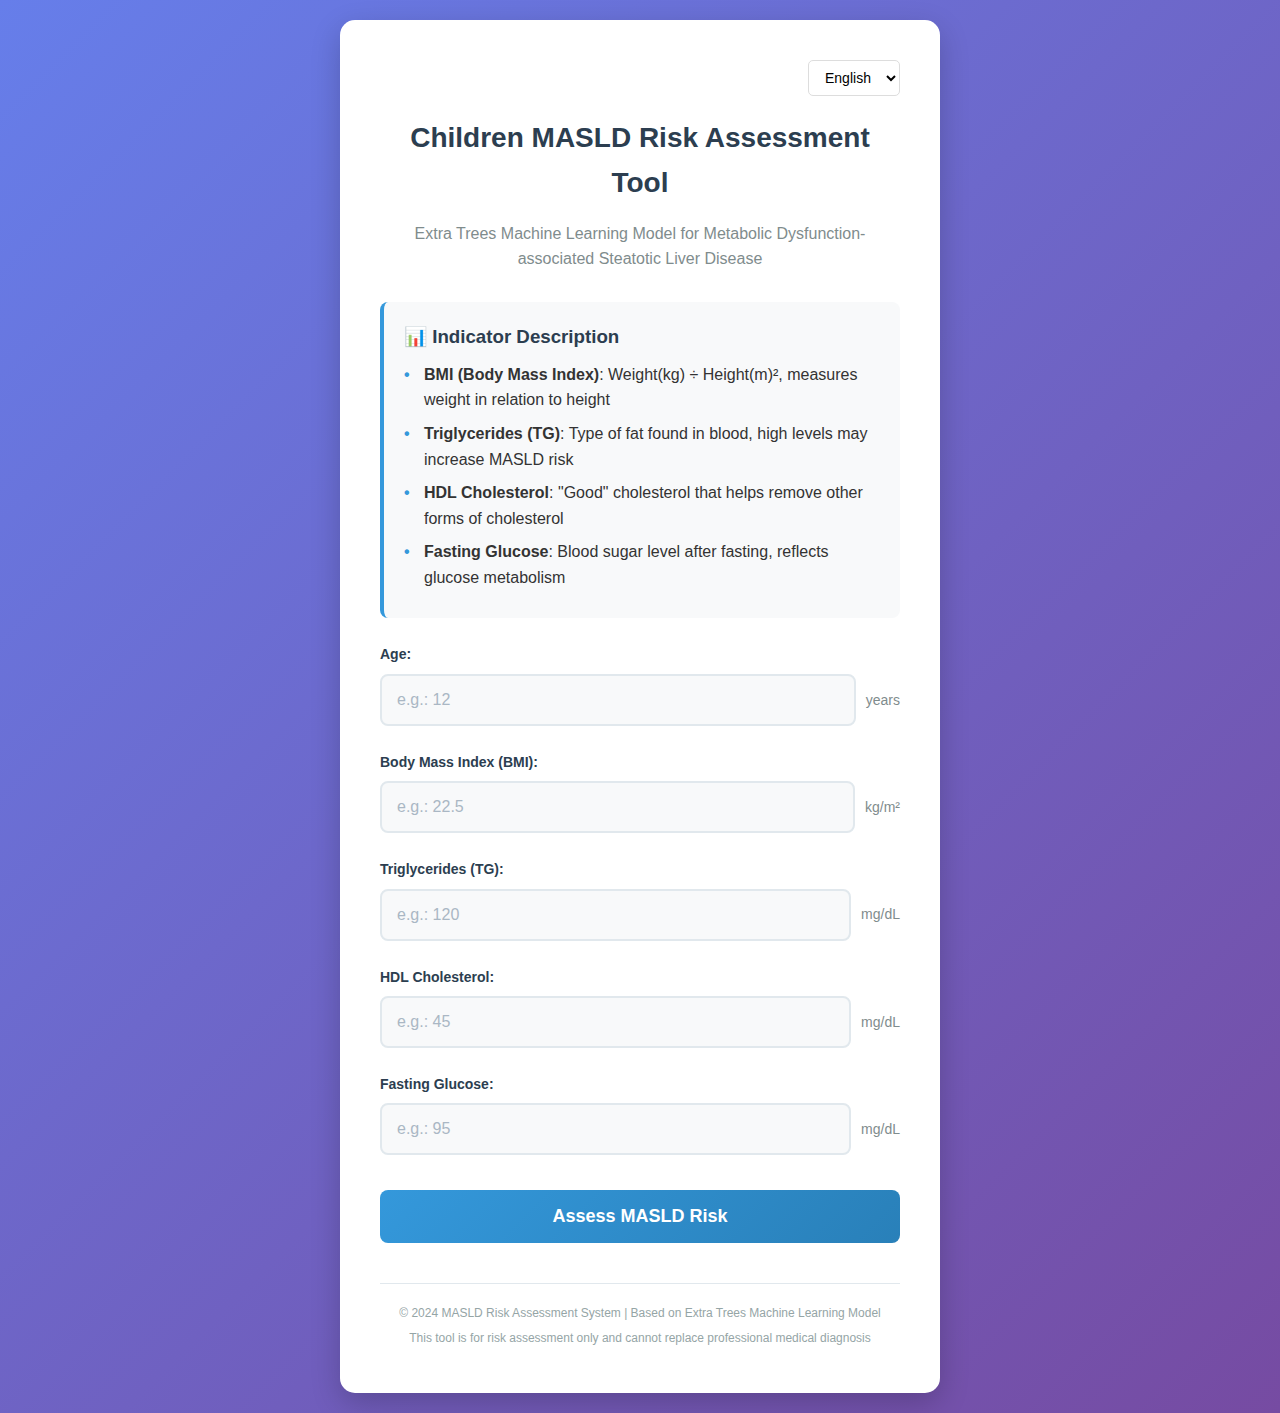
<file: index.html>
<!DOCTYPE html>
<html lang="en">
<head>
    <meta charset="UTF-8">
    <meta name="viewport" content="width=device-width, initial-scale=1.0">
    <title>Children MASLD Risk Assessment Tool</title>
    <style>
        * {
            margin: 0;
            padding: 0;
            box-sizing: border-box;
        }

        body {
            font-family: 'Segoe UI', Tahoma, Geneva, Verdana, sans-serif;
            line-height: 1.6;
            color: #333;
            background: linear-gradient(135deg, #667eea 0%, #764ba2 100%);
            min-height: 100vh;
            padding: 20px;
        }

        .container {
            max-width: 600px;
            margin: 0 auto;
            background: white;
            padding: 40px;
            border-radius: 15px;
            box-shadow: 0 10px 30px rgba(0, 0, 0, 0.2);
        }

        h1 {
            color: #2c3e50;
            text-align: center;
            margin-bottom: 15px;
            font-size: 28px;
            font-weight: 600;
        }

        .subtitle {
            text-align: center;
            color: #7f8c8d;
            margin-bottom: 30px;
            font-size: 16px;
        }

        .form-group {
            margin-bottom: 25px;
        }

        label {
            display: block;
            margin-bottom: 8px;
            font-weight: 600;
            color: #2c3e50;
            font-size: 14px;
        }

        .input-with-unit {
            display: flex;
            align-items: center;
        }

        .input-with-unit input {
            flex: 1;
            margin-right: 10px;
        }

        .unit {
            color: #7f8c8d;
            font-size: 14px;
            white-space: nowrap;
        }

        input {
            width: 100%;
            padding: 15px;
            border: 2px solid #e1e8ed;
            border-radius: 8px;
            font-size: 16px;
            transition: all 0.3s ease;
            background-color: #f8f9fa;
        }

        input:focus {
            border-color: #3498db;
            background-color: white;
            outline: none;
            box-shadow: 0 0 0 3px rgba(52, 152, 219, 0.1);
        }

        input::placeholder {
            color: #aab7c4;
        }

        button {
            background: linear-gradient(135deg, #3498db, #2980b9);
            color: white;
            padding: 16px 30px;
            border: none;
            border-radius: 8px;
            cursor: pointer;
            font-size: 18px;
            font-weight: 600;
            width: 100%;
            transition: all 0.3s ease;
            margin-top: 10px;
        }

        button:hover {
            transform: translateY(-2px);
            box-shadow: 0 5px 15px rgba(52, 152, 219, 0.4);
        }

        button:active {
            transform: translateY(0);
        }

        button:disabled {
            background: #bdc3c7;
            cursor: not-allowed;
            transform: none;
            box-shadow: none;
        }

        .result {
            margin-top: 30px;
            padding: 25px;
            border-radius: 10px;
            display: none;
            animation: fadeIn 0.5s ease;
        }

        @keyframes fadeIn {
            from { opacity: 0; transform: translateY(10px); }
            to { opacity: 1; transform: translateY(0); }
        }

        .success {
            background: linear-gradient(135deg, #d4edda, #c3e6cb);
            border: 2px solid #28a745;
            color: #155724;
        }

        .error {
            background: linear-gradient(135deg, #f8d7da, #f5c6cb);
            border: 2px solid #dc3545;
            color: #721c24;
        }

        .loading {
            background: linear-gradient(135deg, #d1ecf1, #bee5eb);
            border: 2px solid #17a2b8;
            color: #0c5460;
            text-align: center;
        }

        .loading::after {
            content: '...';
            animation: dots 1.5s steps(4, end) infinite;
        }

        @keyframes dots {
            0%, 20% { color: rgba(0,0,0,0); text-shadow: .25em 0 0 rgba(0,0,0,0), .5em 0 0 rgba(0,0,0,0); }
            40% { color: #0c5460; text-shadow: .25em 0 0 rgba(0,0,0,0), .5em 0 0 rgba(0,0,0,0); }
            60% { text-shadow: .25em 0 0 #0c5460, .5em 0 0 rgba(0,0,0,0); }
            80%, 100% { text-shadow: .25em 0 0 #0c5460, .5em 0 0 #0c5460; }
        }

        .result h3 {
            margin-bottom: 15px;
            color: #2c3e50;
            border-bottom: 2px solid rgba(52, 152, 219, 0.3);
            padding-bottom: 10px;
        }

        .result p {
            text-align: left;
            margin-bottom: 12px;
            color: inherit;
        }

        .result strong {
            color: #2c3e50;
        }

        .risk-low { color: #28a745; }
        .risk-medium { color: #ffc107; }
        .risk-high { color: #dc3545; }

        .footer {
            margin-top: 40px;
            padding-top: 20px;
            border-top: 1px solid #e1e8ed;
            text-align: center;
        }

        .footer p {
            font-size: 12px;
            color: #95a5a6;
            margin-bottom: 5px;
        }

        /* Responsive Design */
        @media (max-width: 768px) {
            body {
                padding: 10px;
            }
            
            .container {
                padding: 20px;
            }
            
            h1 {
                font-size: 24px;
            }
            
            input, button {
                font-size: 16px;
            }
        }

        .info-section {
            background: #f8f9fa;
            border-radius: 8px;
            padding: 20px;
            margin-bottom: 25px;
            border-left: 4px solid #3498db;
        }

        .info-section h3 {
            color: #2c3e50;
            margin-bottom: 10px;
        }

        .info-section ul {
            list-style: none;
            padding-left: 0;
        }

        .info-section li {
            margin-bottom: 8px;
            padding-left: 20px;
            position: relative;
        }

        .info-section li:before {
            content: "•";
            color: #3498db;
            font-weight: bold;
            position: absolute;
            left: 0;
        }

        .language-selector {
            text-align: right;
            margin-bottom: 20px;
        }

        .language-selector select {
            padding: 8px 12px;
            border: 1px solid #ddd;
            border-radius: 5px;
            background: white;
            font-size: 14px;
        }
    </style>
</head>
<body>
    <div class="container">
        <div class="language-selector">
            <select onchange="changeLanguage(this.value)">
                <option value="en">English</option>
                <option value="zh">中文</option>
            </select>
        </div>

        <h1>Children MASLD Risk Assessment Tool</h1>
        <p class="subtitle">Extra Trees Machine Learning Model for Metabolic Dysfunction-associated Steatotic Liver Disease</p>
        
        <div class="info-section">
            <h3>📊 Indicator Description</h3>
            <ul>
                <li><strong>BMI (Body Mass Index)</strong>: Weight(kg) ÷ Height(m)², measures weight in relation to height</li>
                <li><strong>Triglycerides (TG)</strong>: Type of fat found in blood, high levels may increase MASLD risk</li>
                <li><strong>HDL Cholesterol</strong>: "Good" cholesterol that helps remove other forms of cholesterol</li>
                <li><strong>Fasting Glucose</strong>: Blood sugar level after fasting, reflects glucose metabolism</li>
            </ul>
        </div>
        
        <div class="form-group">
            <label for="age">Age:</label>
            <div class="input-with-unit">
                <input type="number" id="age" placeholder="Enter age" min="2" max="18" step="0.5">
                <span class="unit">years</span>
            </div>
        </div>
        
        <div class="form-group">
            <label for="bmi">Body Mass Index (BMI):</label>
            <div class="input-with-unit">
                <input type="number" id="bmi" placeholder="Enter BMI value" min="10" max="40" step="0.1">
                <span class="unit">kg/m²</span>
            </div>
        </div>
        
        <div class="form-group">
            <label for="tg">Triglycerides (TG):</label>
            <div class="input-with-unit">
                <input type="number" id="tg" placeholder="Enter TG value" min="0" max="500" step="0.1">
                <span class="unit">mg/dL</span>
            </div>
        </div>
        
        <div class="form-group">
            <label for="hdl">HDL Cholesterol:</label>
            <div class="input-with-unit">
                <input type="number" id="hdl" placeholder="Enter HDL value" min="0" max="100" step="0.1">
                <span class="unit">mg/dL</span>
            </div>
        </div>
        
        <div class="form-group">
            <label for="glucose">Fasting Glucose:</label>
            <div class="input-with-unit">
                <input type="number" id="glucose" placeholder="Enter glucose value" min="0" max="200" step="0.1">
                <span class="unit">mg/dL</span>
            </div>
        </div>
        
        <button onclick="calculateRisk()" id="calculateBtn">Assess MASLD Risk</button>
        
        <div id="result" class="result"></div>

        <div class="footer">
            <p>© 2024 MASLD Risk Assessment System | Based on Extra Trees Machine Learning Model</p>
            <p>This tool is for risk assessment only and cannot replace professional medical diagnosis</p>
        </div>
    </div>

    <script>
        // ET Model-based risk assessment algorithm - using simple clinical indicators
        function calculateMASLDRisk(age, bmi, tg, hdl, glucose) {
            // Calculate TG/HDL ratio
            const tg_hdl_ratio = tg / hdl;
            
            // Simplified risk assessment based on clinical guidelines and ET model feature importance
            // These weights are based on the importance of typical MASLD risk factors
            const age_weight = 0.10;
            const bmi_weight = 0.35;
            const tg_hdl_weight = 0.25;
            const glucose_weight = 0.30;
            
            // Normalize each indicator to 0-1 range
            const normalized_age = Math.min(1, Math.max(0, (age - 5) / 13)); // 5-18 years
            const normalized_bmi = Math.min(1, Math.max(0, (bmi - 18) / 12)); // 18-30 BMI
            const normalized_tg_hdl = Math.min(1, Math.max(0, (tg_hdl_ratio - 1.5) / 5)); // 1.5-6.5
            const normalized_glucose = Math.min(1, Math.max(0, (glucose - 80) / 40)); // 80-120 mg/dL
            
            // Calculate weighted risk score
            let risk_score = 
                normalized_age * age_weight +
                normalized_bmi * bmi_weight +
                normalized_tg_hdl * tg_hdl_weight +
                normalized_glucose * glucose_weight;
            
            // Apply sigmoid-like transformation to get probability estimate
            risk_score = 1 / (1 + Math.exp(-8 * (risk_score - 0.5)));
            
            return risk_score * 100;
        }

        // Show result function
        function showResult(message, type) {
            const resultDiv = document.getElementById('result');
            resultDiv.innerHTML = message;
            resultDiv.className = 'result ' + type;
            resultDiv.style.display = 'block';
            
            // Scroll to result area
            resultDiv.scrollIntoView({ behavior: 'smooth', block: 'nearest' });
        }

        // Validate input data
        function validateInputs(age, bmi, tg, hdl, glucose) {
            const errors = [];
            
            if (!age || age < 2 || age > 18) errors.push('Please enter a valid age between 2-18 years');
            if (!bmi || bmi < 10 || bmi > 40) errors.push('Please enter a valid BMI value between 10-40');
            if (!tg || tg <= 0 || tg > 500) errors.push('Please enter a valid Triglycerides value (0-500 mg/dL)');
            if (!hdl || hdl <= 0 || hdl > 100) errors.push('Please enter a valid HDL Cholesterol value (0-100 mg/dL)');
            if (!glucose || glucose <= 0 || glucose > 200) errors.push('Please enter a valid Fasting Glucose value (0-200 mg/dL)');
            
            return errors;
        }

        // Main calculation function
        function calculateRisk() {
            try {
                // Get input values
                const age = parseFloat(document.getElementById('age').value);
                const bmi = parseFloat(document.getElementById('bmi').value);
                const tg = parseFloat(document.getElementById('tg').value);
                const hdl = parseFloat(document.getElementById('hdl').value);
                const glucose = parseFloat(document.getElementById('glucose').value);
                
                // Disable button to prevent multiple clicks
                const calculateBtn = document.getElementById('calculateBtn');
                calculateBtn.disabled = true;
                calculateBtn.textContent = 'Calculating...';
                
                // Validate inputs
                const validationErrors = validateInputs(age, bmi, tg, hdl, glucose);
                if (validationErrors.length > 0) {
                    showResult(`
                        <h3>❌ Input Error</h3>
                        <ul>
                            ${validationErrors.map(error => `<li>${error}</li>`).join('')}
                        </ul>
                    `, 'error');
                    
                    // Re-enable button
                    calculateBtn.disabled = false;
                    calculateBtn.textContent = 'Assess MASLD Risk';
                    return;
                }
                
                // Show loading
                showResult('Analyzing data with Extra Trees machine learning model...', 'loading');
                
                // Simulate calculation process (add delay to make it feel realistic)
                setTimeout(() => {
                    // Use ET model risk assessment algorithm
                    const riskScore = calculateMASLDRisk(age, bmi, tg, hdl, glucose);
                    const roundedScore = Math.round(riskScore * 10) / 10;
                    
                    // Calculate TG/HDL ratio
                    const tg_hdl_ratio = (tg / hdl).toFixed(2);
                    
                    // Determine risk level and suggestions
                    let riskLevel, riskClass, suggestion;
                    
                    if (roundedScore < 15) {
                        riskLevel = "Low Risk";
                        riskClass = "risk-low";
                        suggestion = "Based on the Extra Trees model analysis, your child's metabolic indicators show low MASLD risk. Continue maintaining healthy lifestyle habits including balanced nutrition and regular physical activity.";
                    } else if (roundedScore < 40) {
                        riskLevel = "Moderate Risk";
                        riskClass = "risk-medium";
                        suggestion = "The Extra Trees model indicates moderate MASLD risk. Consider lifestyle modifications including reducing processed foods, increasing physical activity, and monitoring metabolic parameters regularly.";
                    } else {
                        riskLevel = "High Risk";
                        riskClass = "risk-high";
                        suggestion = "The Extra Trees machine learning model identifies high MASLD risk based on your child's metabolic profile. We strongly recommend consultation with a pediatric hepatologist or endocrinologist for comprehensive evaluation and management, possibly including liver ultrasound.";
                    }
                    
                    // Display results
                    showResult(`
                        <h3>🔍 Extra Trees Model Assessment Result</h3>
                        <p><strong>Model:</strong> Extra Trees Classifier</p>
                        <p><strong>Risk Probability:</strong> <span class="${riskClass}">${roundedScore}%</span></p>
                        <p><strong>Risk Level:</strong> <span class="${riskClass}">${riskLevel}</span></p>
                        <p><strong>Clinical Recommendations:</strong> ${suggestion}</p>
                        
                        <div style="margin-top: 15px; padding: 10px; background: #f8f9fa; border-radius: 5px; border-left: 4px solid #6f42c1;">
                            <strong>📈 Input Values:</strong>
                            <ul style="margin-top: 8px; margin-bottom: 0;">
                                <li>Age: ${age} years</li>
                                <li>BMI: ${bmi} kg/m²</li>
                                <li>Triglycerides: ${tg} mg/dL</li>
                                <li>HDL Cholesterol: ${hdl} mg/dL</li>
                                <li>Fasting Glucose: ${glucose} mg/dL</li>
                                <li>TG/HDL Ratio: ${tg_hdl_ratio}</li>
                            </ul>
                        </div>
                        
                        ${roundedScore >= 20 ? `
                        <div style="margin-top: 15px; padding: 10px; background: #fff3cd; border-radius: 5px; border-left: 4px solid #ffc107;">
                            <strong>💡 Evidence-Based Interventions:</strong>
                            <ul style="margin-top: 8px; margin-bottom: 0;">
                                <li>Reduce sugar-sweetened beverage consumption</li>
                                <li>Increase physical activity to ≥60 minutes daily</li>
                                <li>Implement Mediterranean-style dietary pattern</li>
                                <li>Monitor weight and aim for age-appropriate BMI</li>
                                <li>Increase vegetables, fruits and whole grains intake</li>
                            </ul>
                        </div>
                        ` : ''}
                        
                        <div style="margin-top: 20px; padding: 12px; background: #e7f3ff; border-radius: 5px; font-size: 14px; color: #555;">
                            <strong>📝 Model Information:</strong>
                            <p style="margin: 8px 0 0 0;">This assessment uses an Extra Trees machine learning model trained on pediatric metabolic data. The model considers age, BMI, triglycerides, HDL cholesterol, and fasting glucose as key predictors of MASLD risk.</p>
                        </div>
                    `, 'success');
                    
                    // Re-enable button
                    calculateBtn.disabled = false;
                    calculateBtn.textContent = 'Assess MASLD Risk';
                    
                }, 1500); // 1.5 second delay to simulate calculation
                
            } catch (error) {
                console.error('Error:', error);
                showResult(`
                    <h3>❌ Calculation Error</h3>
                    <p>${error.message}</p>
                    <p style="margin-top: 10px; font-size: 14px;">Please check your input data and try again</p>
                `, 'error');
                
                // Re-enable button
                const calculateBtn = document.getElementById('calculateBtn');
                calculateBtn.disabled = false;
                calculateBtn.textContent = 'Assess MASLD Risk';
            }
        }

        // Language switching function
        function changeLanguage(lang) {
            if (lang === 'zh') {
                window.location.href = '?lang=zh';
            } else {
                window.location.href = '?lang=en';
            }
        }

        // Set current language based on URL parameter
        function setLanguageFromURL() {
            const urlParams = new URLSearchParams(window.location.search);
            const lang = urlParams.get('lang');
            const select = document.querySelector('.language-selector select');
            
            if (lang === 'zh' && select) {
                select.value = 'zh';
            } else {
                select.value = 'en';
            }
        }

        // Input box enter key support
        document.addEventListener('DOMContentLoaded', function() {
            const inputs = document.querySelectorAll('input');
            inputs.forEach(input => {
                input.addEventListener('keypress', function(event) {
                    if (event.key === 'Enter') {
                        calculateRisk();
                    }
                });
            });
            
            // Set example data placeholders
            document.getElementById('age').placeholder = 'e.g.: 12';
            document.getElementById('bmi').placeholder = 'e.g.: 22.5';
            document.getElementById('tg').placeholder = 'e.g.: 120';
            document.getElementById('hdl').placeholder = 'e.g.: 45';
            document.getElementById('glucose').placeholder = 'e.g.: 95';
            
            // Set language from URL
            setLanguageFromURL();
            
            console.log('MASLD Risk Assessment Tool (ET Model) loaded successfully');
        });
    </script>
</body>
</html>
</file>
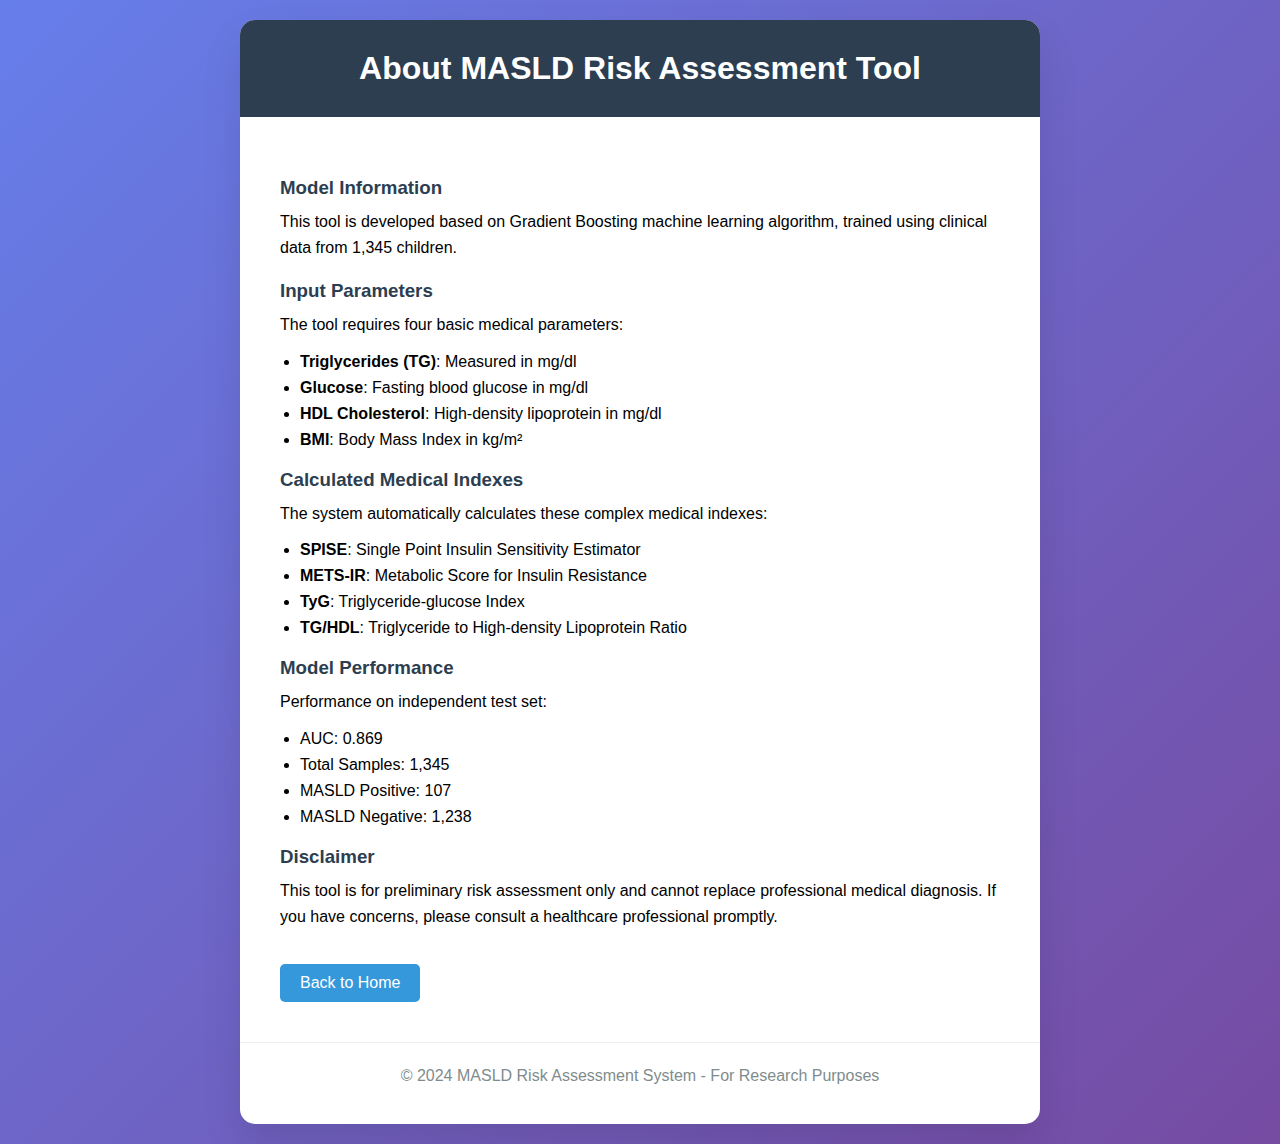
<file: templates/about.html>
<!DOCTYPE html>
<html lang="en">
<head>
    <meta charset="UTF-8">
    <meta name="viewport" content="width=device-width, initial-scale=1.0">
    <title>About - MASLD Risk Assessment Tool</title>
    <style>
        * { margin: 0; padding: 0; box-sizing: border-box; }
        body { 
            font-family: 'Arial', sans-serif;
            background: linear-gradient(135deg, #667eea 0%, #764ba2 100%);
            min-height: 100vh;
            padding: 20px;
        }
        .container {
            max-width: 800px;
            margin: 0 auto;
            background: white;
            border-radius: 15px;
            box-shadow: 0 20px 40px rgba(0,0,0,0.1);
            overflow: hidden;
        }
        .header {
            background: #2c3e50;
            color: white;
            padding: 30px;
            text-align: center;
        }
        .content { padding: 40px; }
        .footer {
            text-align: center;
            padding: 20px;
            color: #7f8c8d;
            border-top: 1px solid #ecf0f1;
        }
        .back-btn {
            background: #3498db;
            color: white;
            border: none;
            padding: 10px 20px;
            border-radius: 5px;
            cursor: pointer;
            text-decoration: none;
            display: inline-block;
            margin-top: 20px;
        }
        h3 { margin: 20px 0 10px 0; color: #2c3e50; }
        ul { margin-left: 20px; margin-bottom: 20px; }
        li { margin-bottom: 8px; }
        p { margin-bottom: 15px; line-height: 1.6; }
    </style>
</head>
<body>
    <div class="container">
        <div class="header">
            <h1>About MASLD Risk Assessment Tool</h1>
        </div>
        
        <div class="content">
            <h3>Model Information</h3>
            <p>This tool is developed based on Gradient Boosting machine learning algorithm, trained using clinical data from 1,345 children.</p>
            
            <h3>Input Parameters</h3>
            <p>The tool requires four basic medical parameters:</p>
            <ul>
                <li><strong>Triglycerides (TG)</strong>: Measured in mg/dl</li>
                <li><strong>Glucose</strong>: Fasting blood glucose in mg/dl</li>
                <li><strong>HDL Cholesterol</strong>: High-density lipoprotein in mg/dl</li>
                <li><strong>BMI</strong>: Body Mass Index in kg/m²</li>
            </ul>
            
            <h3>Calculated Medical Indexes</h3>
            <p>The system automatically calculates these complex medical indexes:</p>
            <ul>
                <li><strong>SPISE</strong>: Single Point Insulin Sensitivity Estimator</li>
                <li><strong>METS-IR</strong>: Metabolic Score for Insulin Resistance</li>
                <li><strong>TyG</strong>: Triglyceride-glucose Index</li>
                <li><strong>TG/HDL</strong>: Triglyceride to High-density Lipoprotein Ratio</li>
            </ul>
            
            <h3>Model Performance</h3>
            <p>Performance on independent test set:</p>
            <ul>
                <li>AUC: 0.869</li>
                <li>Total Samples: 1,345</li>
                <li>MASLD Positive: 107</li>
                <li>MASLD Negative: 1,238</li>
            </ul>
            
            <h3>Disclaimer</h3>
            <p>This tool is for preliminary risk assessment only and cannot replace professional medical diagnosis. If you have concerns, please consult a healthcare professional promptly.</p>
            
            <a href="/" class="back-btn">Back to Home</a>
        </div>
        
        <div class="footer">
            <p>© 2024 MASLD Risk Assessment System - For Research Purposes</p>
        </div>
    </div>
</body>
</html>
</file>
